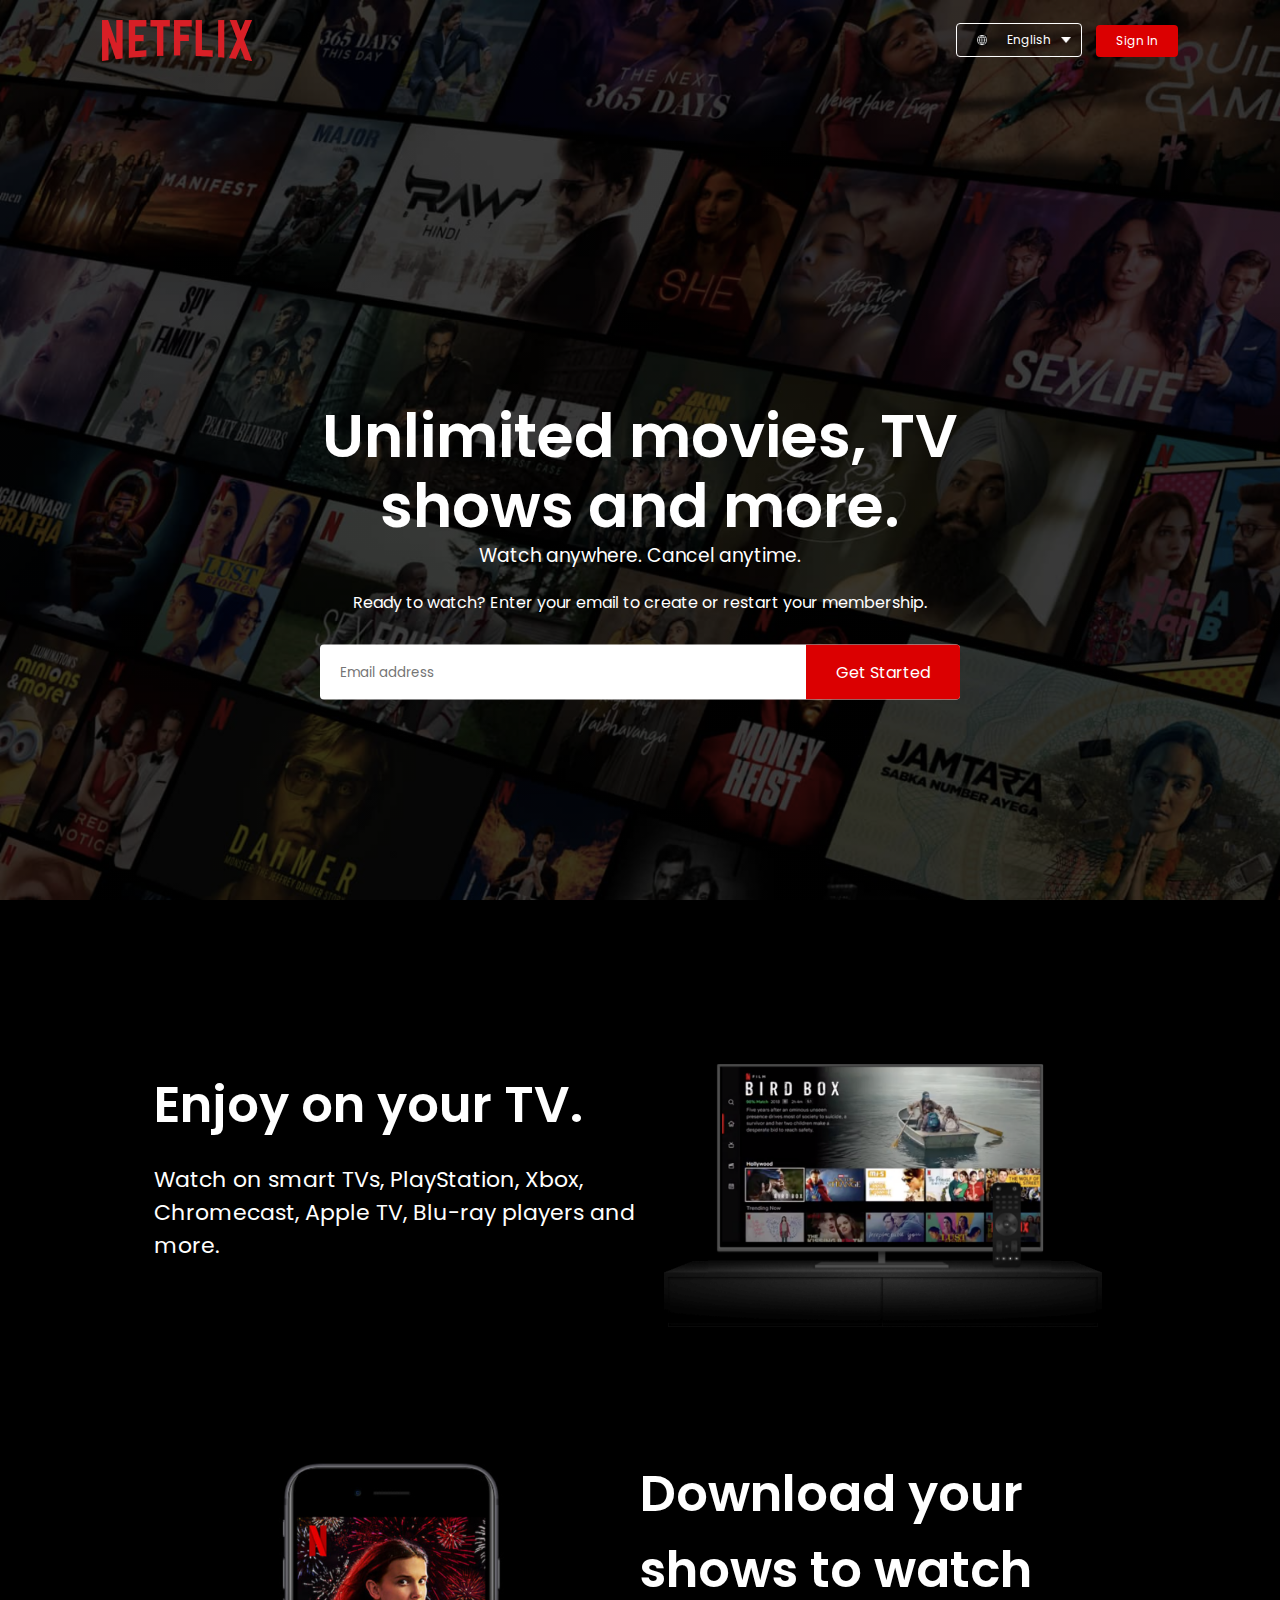
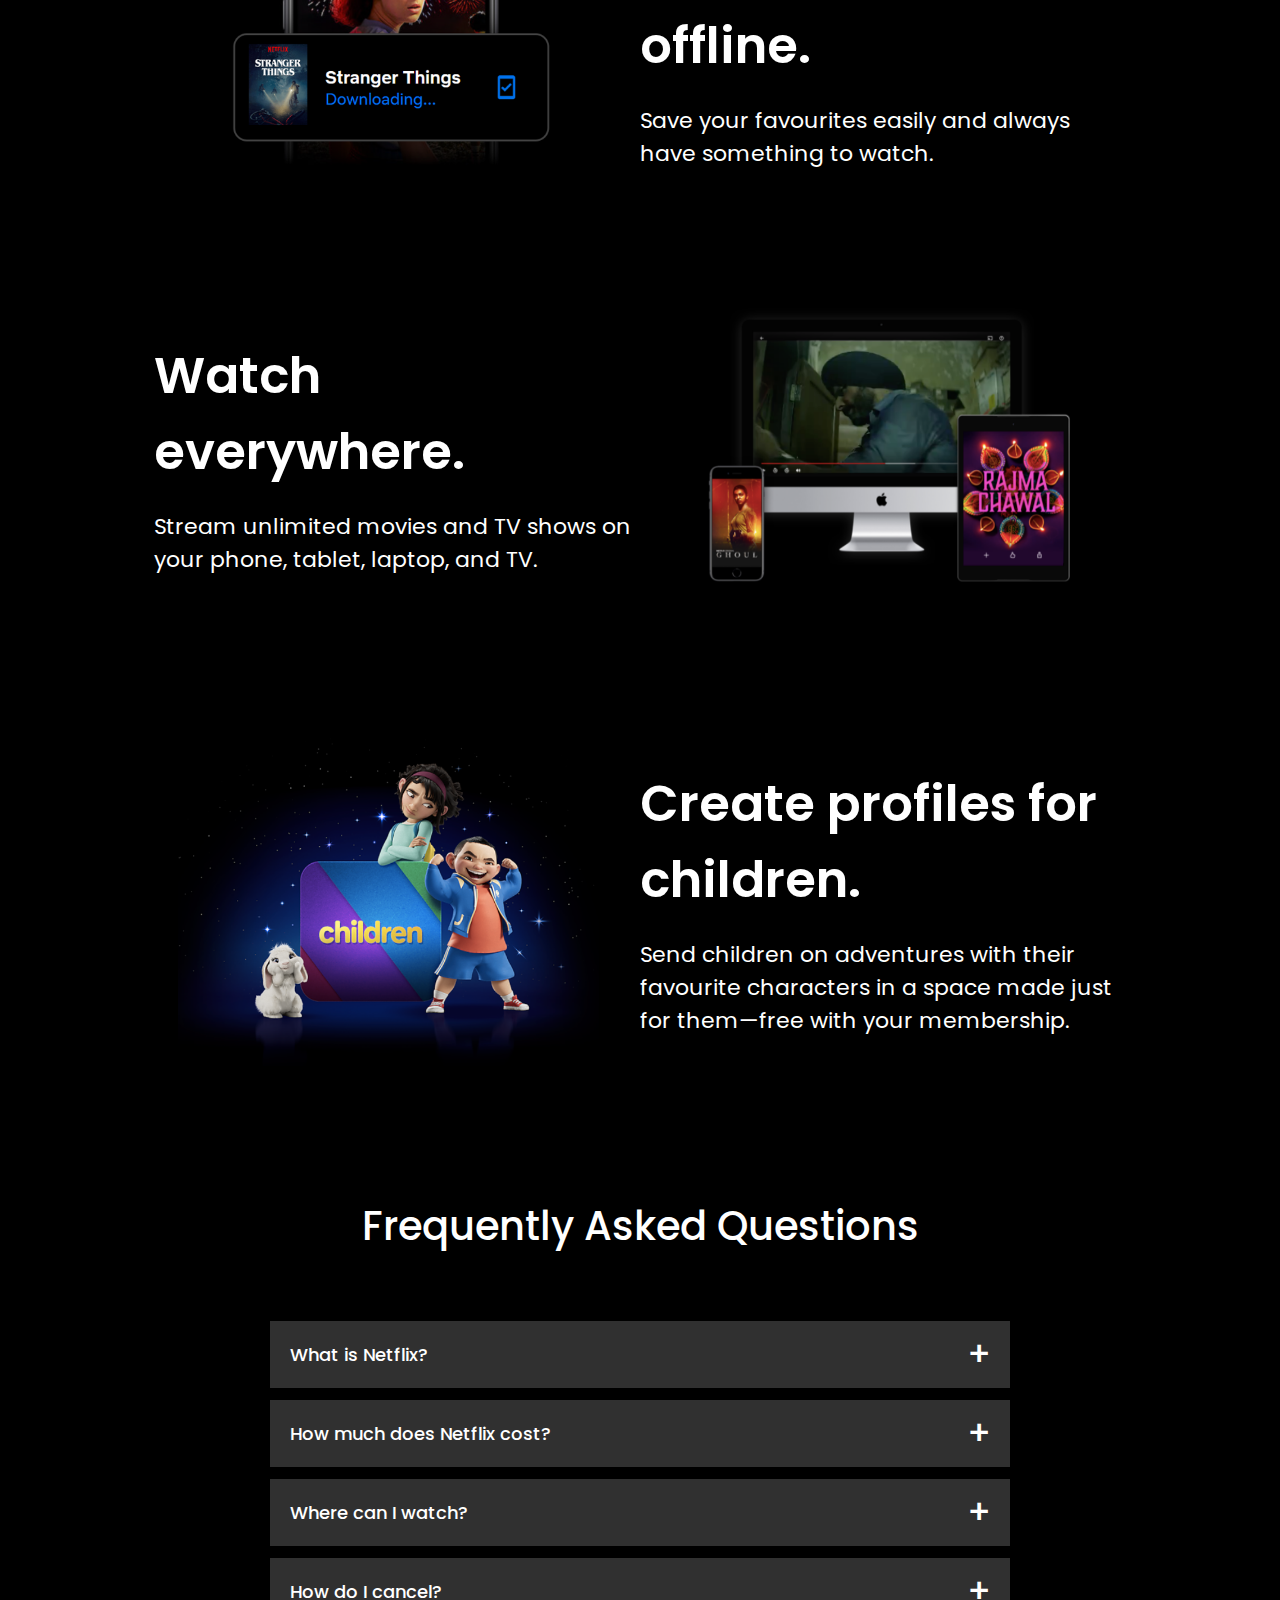
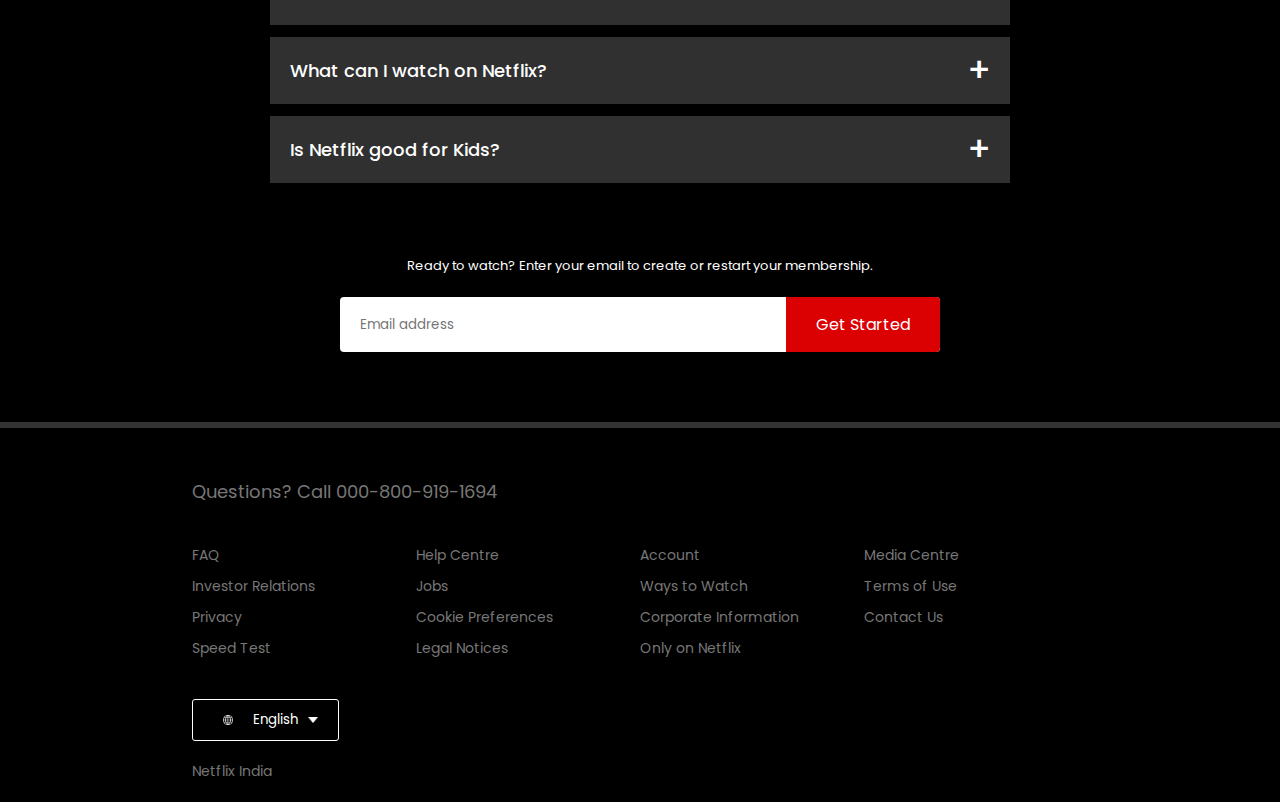
<file: index.html>
<!DOCTYPE html>
<html lang="en">
<head>
    <meta charset="UTF-8">
    <meta http-equiv="X-UA-Compatible" content="IE=edge">
    <meta name="viewport" content="width=device-width, initial-scale=1.0">
    <link rel="shortcut icon" href="./Images/favicon.png" type="image/x-icon">
    <link rel="stylesheet" href="style.css">
    <title>Netflix India - Watch TV Shows Online, Watch Movies Online</title>
</head>
<body>
    <div class="header">
        <nav>
            <img class="logo" src="./Images/logo.png" alt="logo">
            <div>
                <button class="lang-btn"><img class="world" src="./Images/world.png"> English <img src="./Images/down-icon.png"></button>
                <button>Sign In</button>
            </div>
        </nav>

        <div class="header-content">
            <h1>Unlimited movies, TV shows and more.</h1>
            <h3>Watch anywhere. Cancel anytime.</h3>
            <p>Ready to watch? Enter your email to create or restart your membership.</p>
            <form action="#" class="email-signup">
                <input type="email" placeholder="Email address" required>
                <button type="submit">Get Started</button>
            </form>
        </div>
    </div>

    <div class="features">
        <div class="row">
            <div class="text-col">
                <h2>Enjoy on your TV.</h2>
                <p>Watch on smart TVs, PlayStation, Xbox, Chromecast, Apple TV, Blu-ray players and more.</p>
            </div>
            <div class="img-col">
                <img src="./Images/feature-1.png" alt="feature-1">
            </div>
        </div>
        <div class="row">
            <div class="img-col">
                <img src="./Images/feature-2.png" alt="feature-2">
            </div>
            <div class="text-col">
                <h2>Download your shows to watch offline.</h2>
                <p>Save your favourites easily and always have something to watch.</p>
            </div>
        </div>
        <div class="row">
            <div class="text-col">
                <h2>Watch everywhere.</h2>
                <p>Stream unlimited movies and TV shows on your phone, tablet, laptop, and TV.</p>
            </div>
            <div class="img-col">
                <img src="./Images/feature-3.png" alt="feature-3">
            </div>
        </div>
        <div class="row">
            <div class="img-col">
                <img src="./Images/feature-4.png" alt="feature-4">
            </div>
            <div class="text-col">
                <h2>Create profiles for children.</h2>
                <p>Send children on adventures with their favourite characters in a space made just for them—free with your membership.</p>
            </div>
        </div>
    </div>


  
    <div class="faq">
        <h2>Frequently Asked Questions</h2>

        <ul class="accordion">
            <li>
                <input type="radio" name="accordion" id="first">
                <label for="first">What is Netflix?</label>
                <div class="content">
                    <p>Netflix is a streaming service that offers a wide variety of award-winning TV shows, movies, anime, documentaries and more – on thousands of internet-connected devices.<br><br>
                    You can watch as much as you want, whenever you want, without a single ad – all for one low monthly price. There's always something new to discover, and new TV shows and movies are added every week!</p>
                </div>
            </li>
            <li>
                <input type="radio" name="accordion" id="second">
                <label for="second">How much does Netflix cost?</label>
                <div class="content">
                    <p>Watch Netflix on your smartphone, tablet, Smart TV, laptop, or streaming device, all for one fixed monthly fee. Plans range from ₹ 149 to ₹ 649 a month. No extra costs, no contracts.</p>
                </div>
            </li>
            <li>
                <input type="radio" name="accordion" id="third">
                <label for="third">Where can I watch?</label>
                <div class="content">
                    <p>Watch anywhere, anytime. Sign in with your Netflix account to watch instantly on the web at netflix.com from your personal computer or on any internet-connected device that offers the Netflix app, including smart TVs, smartphones, tablets, streaming media players and game consoles.<br><br>
                    You can also download your favourite shows with the iOS, Android, or Windows 10 app. Use downloads to watch while you're on the go and without an internet connection. Take Netflix with you anywhere.</p>
                </div>
            </li>
            <li>
                <input type="radio" name="accordion" id="fourth">
                <label for="fourth">How do I cancel?</label>
                <div class="content">
                    <p>Netflix is flexible. There are no annoying contracts and no commitments. You can easily cancel your account online in two clicks. There are no cancellation fees – start or stop your account anytime.</p>
                </div>
            </li>
            <li>
                <input type="radio" name="accordion" id="fifth">
                <label for="fifth">What can I watch on Netflix?</label>
                <div class="content">
                    <p>Netflix has an extensive library of feature films, documentaries, TV shows, anime, award-winning Netflix originals, and more. Watch as much as you want, anytime you want.</p>
                </div>
            </li>
            <li>
                <input type="radio" name="accordion" id="sixth">
                <label for="sixth">Is Netflix good for Kids?</label>
                <div class="content">
                    <p>The Netflix Kids experience is included in your membership to give parents control while kids enjoy family-friendly TV shows and films in their own space.<br><br>
                    Kids profiles come with PIN-protected parental controls that let you restrict the maturity rating of content kids can watch and block specific titles you don’t want kids to see.</p>
                </div>
            </li>
        </ul>
        
        <small>Ready to watch? Enter your email to create or restart your membership.
        </small>
        
        <form action="#" class="email-signup">
            <input type="email" placeholder="Email address" required>
            <button type="submit">Get Started</button>
        </form>  
    </div>

    <div class="footer">
        <h2>Questions? Call 000-800-919-1694</h2>

        <div class="row">
            <div class="col">
                <a href="#">FAQ</a>
                <a href="#">Investor Relations</a>
                <a href="#">Privacy</a>
                <a href="#">Speed Test</a>
            </div>
            <div class="col">
                <a href="#">Help Centre</a>
                <a href="#">Jobs</a>
                <a href="#">Cookie Preferences</a>
                <a href="#">Legal Notices</a>
            </div>
            <div class="col">
                <a href="#">Account</a>
                <a href="#">Ways to Watch</a>
                <a href="#">Corporate Information</a>
                <a href="#">Only on Netflix</a>
            </div>
            <div class="col">
                <a href="#">Media Centre</a>
                <a href="#">Terms of Use</a>
                <a href="#">Contact Us</a>
            </div>
        </div>

        <button class="lang-btn"><img class="world" src="./Images/world.png"> English <img src="./Images/down-icon.png"></button>

        <p class="copyright-text">Netflix India</p>
    </div>

</body>
</html>
</file>
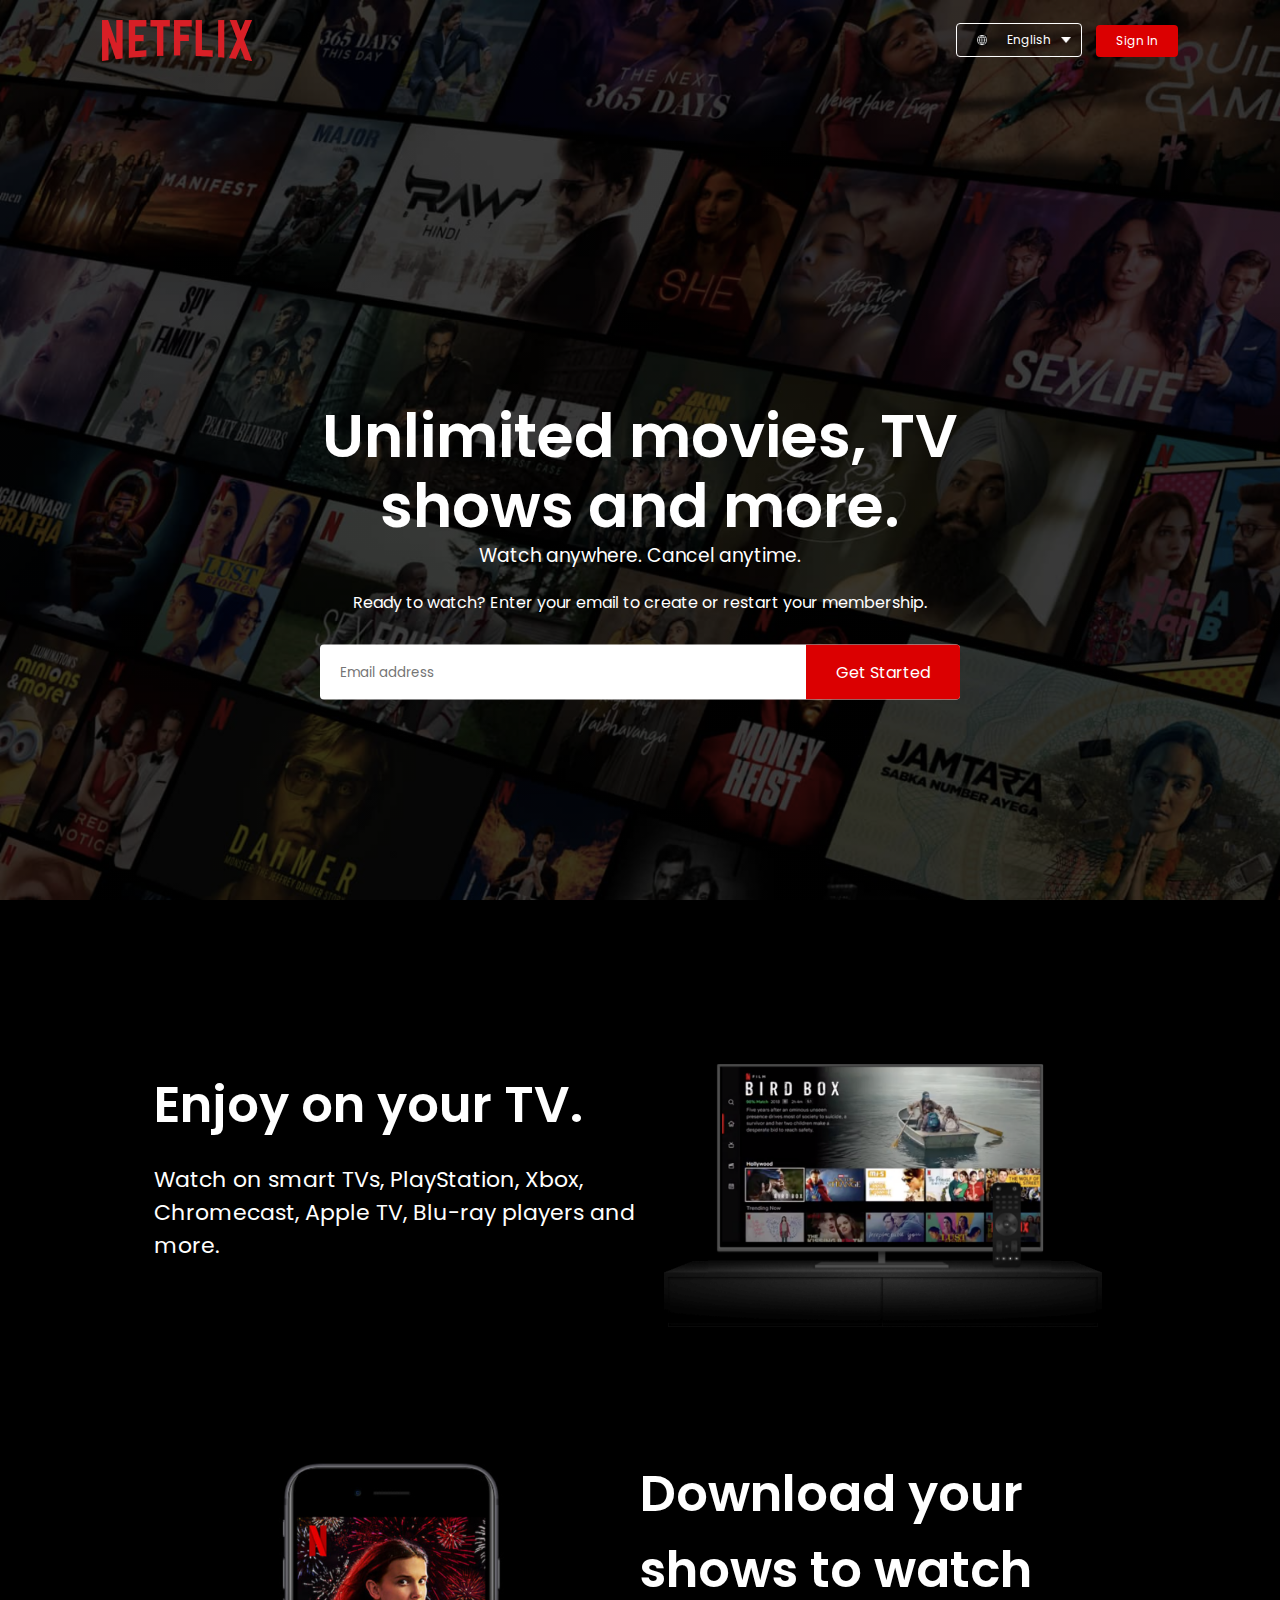
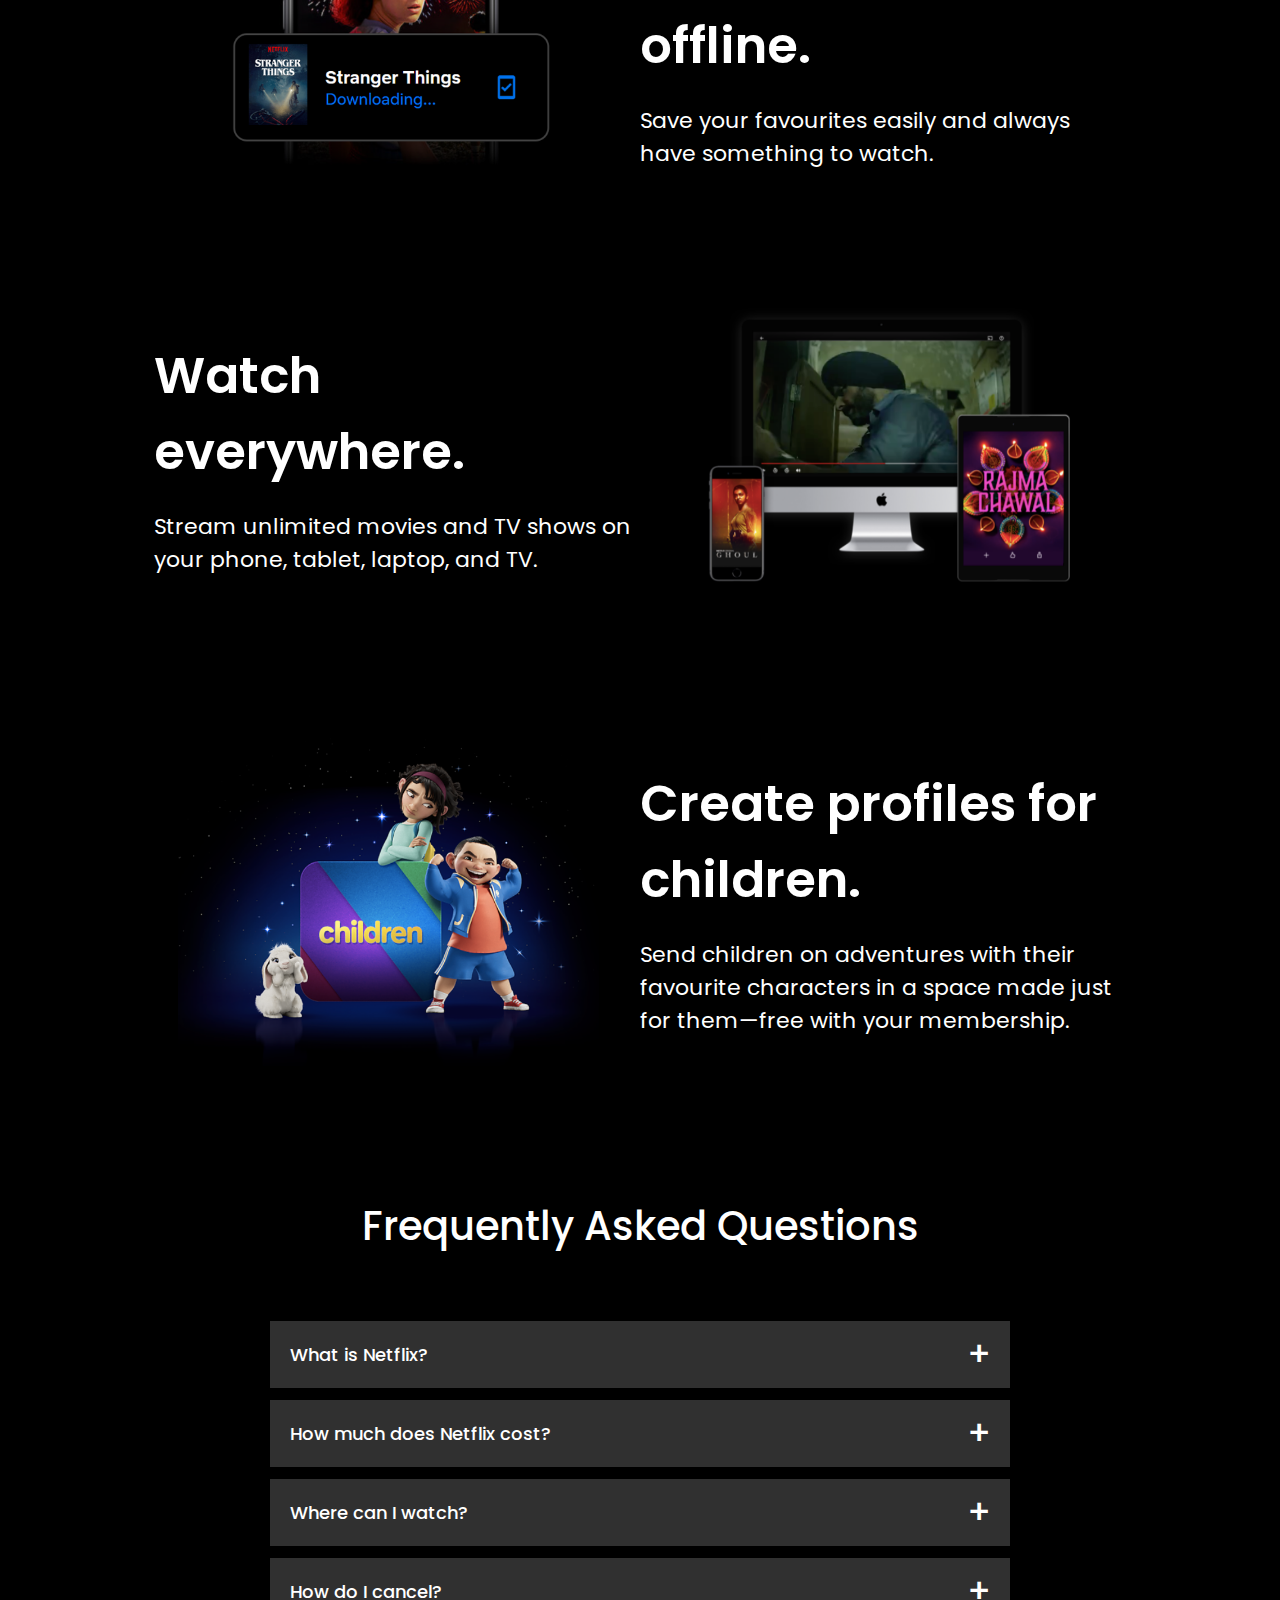
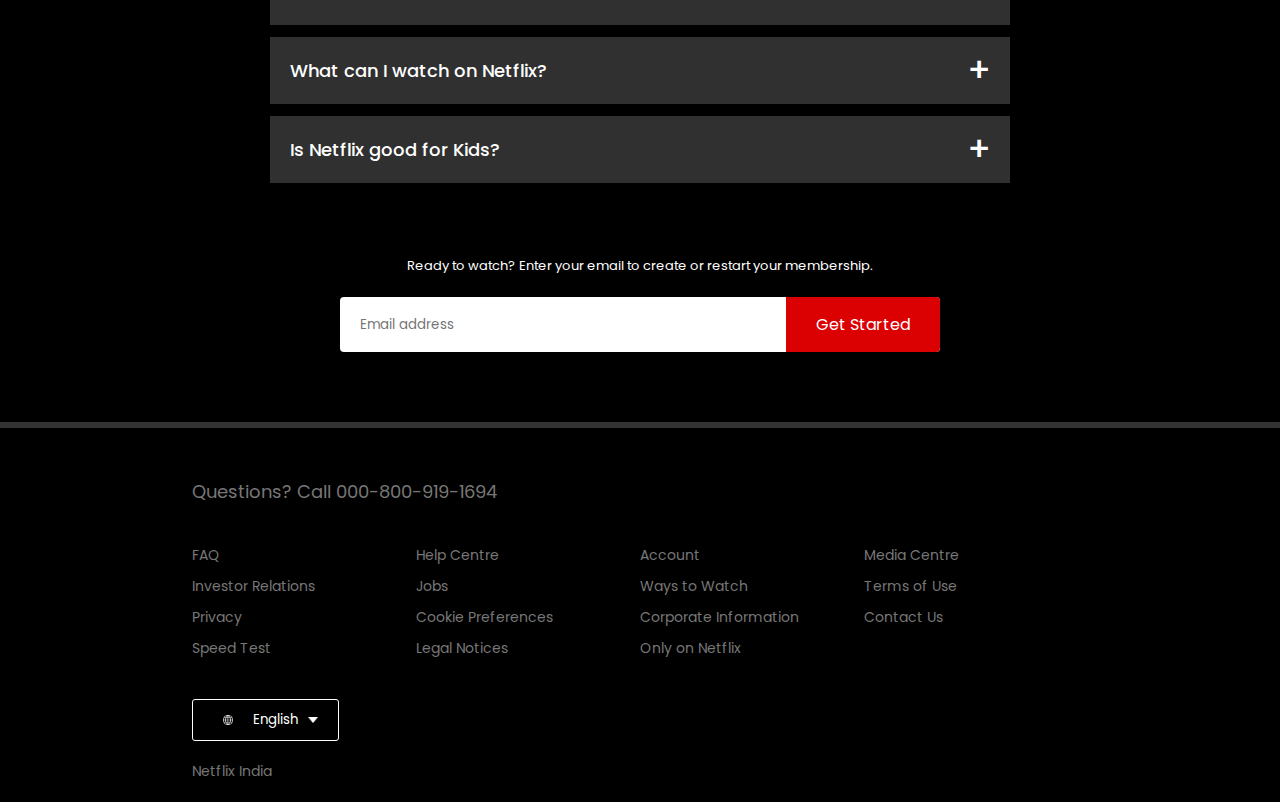
<file: netflix.html>
<!DOCTYPE html>
<html lang="en">
<head>
    <meta charset="UTF-8">
    <meta http-equiv="X-UA-Compatible" content="IE=edge">
    <meta name="viewport" content="width=device-width, initial-scale=1.0">
    <link rel="shortcut icon" href="./Images/favicon.png" type="image/x-icon">
    <link rel="stylesheet" href="style.css">
    <title>Netflix India - Watch TV Shows Online, Watch Movies Online</title>
</head>
<body>
    <div class="header">
        <nav>
            <img class="logo" src="./Images/logo.png" alt="logo">
            <div>
                <button class="lang-btn"><img class="world" src="./Images/world.png"> English <img src="./Images/down-icon.png"></button>
                <button>Sign In</button>
            </div>
        </nav>

        <div class="header-content">
            <h1>Unlimited movies, TV shows and more.</h1>
            <h3>Watch anywhere. Cancel anytime.</h3>
            <p>Ready to watch? Enter your email to create or restart your membership.</p>
            <form action="#" class="email-signup">
                <input type="email" placeholder="Email address" required>
                <button type="submit">Get Started</button>
            </form>
        </div>
    </div>

    <div class="features">
        <div class="row">
            <div class="text-col">
                <h2>Enjoy on your TV.</h2>
                <p>Watch on smart TVs, PlayStation, Xbox, Chromecast, Apple TV, Blu-ray players and more.</p>
            </div>
            <div class="img-col">
                <img src="./Images/feature-1.png" alt="feature-1">
            </div>
        </div>
        <div class="row">
            <div class="img-col">
                <img src="./Images/feature-2.png" alt="feature-2">
            </div>
            <div class="text-col">
                <h2>Download your shows to watch offline.</h2>
                <p>Save your favourites easily and always have something to watch.</p>
            </div>
        </div>
        <div class="row">
            <div class="text-col">
                <h2>Watch everywhere.</h2>
                <p>Stream unlimited movies and TV shows on your phone, tablet, laptop, and TV.</p>
            </div>
            <div class="img-col">
                <img src="./Images/feature-3.png" alt="feature-3">
            </div>
        </div>
        <div class="row">
            <div class="img-col">
                <img src="./Images/feature-4.png" alt="feature-4">
            </div>
            <div class="text-col">
                <h2>Create profiles for children.</h2>
                <p>Send children on adventures with their favourite characters in a space made just for them—free with your membership.</p>
            </div>
        </div>
    </div>


  
    <div class="faq">
        <h2>Frequently Asked Questions</h2>

        <ul class="accordion">
            <li>
                <input type="radio" name="accordion" id="first">
                <label for="first">What is Netflix?</label>
                <div class="content">
                    <p>Netflix is a streaming service that offers a wide variety of award-winning TV shows, movies, anime, documentaries and more – on thousands of internet-connected devices.<br><br>
                    You can watch as much as you want, whenever you want, without a single ad – all for one low monthly price. There's always something new to discover, and new TV shows and movies are added every week!</p>
                </div>
            </li>
            <li>
                <input type="radio" name="accordion" id="second">
                <label for="second">How much does Netflix cost?</label>
                <div class="content">
                    <p>Watch Netflix on your smartphone, tablet, Smart TV, laptop, or streaming device, all for one fixed monthly fee. Plans range from ₹ 149 to ₹ 649 a month. No extra costs, no contracts.</p>
                </div>
            </li>
            <li>
                <input type="radio" name="accordion" id="third">
                <label for="third">Where can I watch?</label>
                <div class="content">
                    <p>Watch anywhere, anytime. Sign in with your Netflix account to watch instantly on the web at netflix.com from your personal computer or on any internet-connected device that offers the Netflix app, including smart TVs, smartphones, tablets, streaming media players and game consoles.<br><br>
                    You can also download your favourite shows with the iOS, Android, or Windows 10 app. Use downloads to watch while you're on the go and without an internet connection. Take Netflix with you anywhere.</p>
                </div>
            </li>
            <li>
                <input type="radio" name="accordion" id="fourth">
                <label for="fourth">How do I cancel?</label>
                <div class="content">
                    <p>Netflix is flexible. There are no annoying contracts and no commitments. You can easily cancel your account online in two clicks. There are no cancellation fees – start or stop your account anytime.</p>
                </div>
            </li>
            <li>
                <input type="radio" name="accordion" id="fifth">
                <label for="fifth">What can I watch on Netflix?</label>
                <div class="content">
                    <p>Netflix has an extensive library of feature films, documentaries, TV shows, anime, award-winning Netflix originals, and more. Watch as much as you want, anytime you want.</p>
                </div>
            </li>
            <li>
                <input type="radio" name="accordion" id="sixth">
                <label for="sixth">Is Netflix good for Kids?</label>
                <div class="content">
                    <p>The Netflix Kids experience is included in your membership to give parents control while kids enjoy family-friendly TV shows and films in their own space.<br><br>
                    Kids profiles come with PIN-protected parental controls that let you restrict the maturity rating of content kids can watch and block specific titles you don’t want kids to see.</p>
                </div>
            </li>
        </ul>
        
        <small>Ready to watch? Enter your email to create or restart your membership.
        </small>
        
        <form action="#" class="email-signup">
            <input type="email" placeholder="Email address" required>
            <button type="submit">Get Started</button>
        </form>  
    </div>

    <div class="footer">
        <h2>Questions? Call 000-800-919-1694</h2>

        <div class="row">
            <div class="col">
                <a href="#">FAQ</a>
                <a href="#">Investor Relations</a>
                <a href="#">Privacy</a>
                <a href="#">Speed Test</a>
            </div>
            <div class="col">
                <a href="#">Help Centre</a>
                <a href="#">Jobs</a>
                <a href="#">Cookie Preferences</a>
                <a href="#">Legal Notices</a>
            </div>
            <div class="col">
                <a href="#">Account</a>
                <a href="#">Ways to Watch</a>
                <a href="#">Corporate Information</a>
                <a href="#">Only on Netflix</a>
            </div>
            <div class="col">
                <a href="#">Media Centre</a>
                <a href="#">Terms of Use</a>
                <a href="#">Contact Us</a>
            </div>
        </div>

        <button class="lang-btn"><img class="world" src="./Images/world.png"> English <img src="./Images/down-icon.png"></button>

        <p class="copyright-text">Netflix India</p>
    </div>

</body>
</html>
</file>
<file: style.css>
@import url("https://fonts.googleapis.com/css2?family=Poppins:wght@500;700;800&display=swap");

* {
    margin: 0;
    padding: 0;
    box-sizing: border-box;
    font-family: 'Poppins', sans-serif;
}

body {
    background-color: #000;
    color: #fff;
}

.header {
    width: 100%;
    height: 100vh;
    background-image: linear-gradient(rgba(0,0,0,0.7),rgba(0,0,0,0.7)), url(./Images/header-image.png);
    background-size: cover;
    background-position: center;
    padding: 10px 8%;
    position: relative;
}

nav {
    display: flex;
    align-items: center;
    justify-content: space-between;
    padding: 10px 0;
}

.logo {
    width: 150px;
    cursor: pointer;
}

nav button {
    border: none;
    outline: none;
    background-color: #db0001;
    color: #fff;
    padding: 7px 20px;
    font-size: 12px;
    border-radius: 4px;
    margin-left: 10px;
    cursor: pointer;
}

.lang-btn {
    display: inline-flex;
    align-items: center;
    background: transparent;
    border: 1px solid #fff;
    padding: 7px 10px;
}

.lang-btn img {
    width: 10px;
    margin-left: 10px;
} 

.world {
    color: #fff;
    width: 20px;
    margin-right: 20px;
    
}

.header-content {
    position: absolute;
    top: 50%;
    left: 50%;
    transform: translate(-50%,-50%);
    text-align: center;
    margin-top: 100px;
}

.header-content h1 {
    font-size: 60px;
    line-height: 70px;
    font-weight: 600;
    max-width: 650px;
}

.header-content h3 {
    font-weight: 400;
    margin-bottom: 20px;
}

.email-signup {
    background: #fff;
    border-radius: 4px;
    display: flex;
    align-items: center;
    margin-top: 30px;
    overflow: hidden;
}

.email-signup input {
    flex: 1;
    border: 0;
    outline: 0;
    margin-left: 20px;
}

.email-signup button {
    background-color: #db0001;
    border: none;
    outline: none;
    color: #fff;
    font-size: 16px;
    cursor: pointer;
    padding: 15px 30px;
}


.features {
    padding: 50px 12%;
    font-size: 22px;
}

.row {
    display: flex;
    align-items: center;
    width: 100%;
    flex-wrap: wrap;
    padding: 50px 0;
}

.text-col, .img-col {
    flex-basis: 50%;
    margin-bottom: 20px;
}

.img-col img {
    display: block;
    width: 90%;
    margin: auto;
}

.features h2 {
    font-size: 50px;
    font-weight: 600;
    margin-bottom: 20px;
}

.faq {
    padding: 10px 12%;
    text-align: center;
    font-size: 18px;
}

.faq h2 {
    font-size: 40px;
    font-weight: 500;
}

.accordion {
    margin: 60px auto;
    width: 100%;
    max-width: 750px;
}

.accordion li {
    list-style: none;
    width: 100%;
    padding: 5px;
}

.accordion li label {
    display: flex;
    align-items: center;
    padding: 20px;
    font-size: 18px;
    font-weight: 500;
    background-color: #303030;
    margin-bottom: 2px;
    cursor: pointer;
    position: relative;
}

label::after {
    content: '+';
    font-size: 34px;
    position: absolute;
    right: 20px;
    transition: transform 0.5s;
}

input[type="radio"] {
    display: none;
}

.accordion .content {
    background-color: #303030;
    text-align: left;
    padding: 0 20px;
    max-height: 0;
    overflow: hidden;
    transition: max-height 0.5s, padding 0.5s;
}

.accordion input[type="radio"]:checked + label + .content {
    max-height: 600px;
    padding: 30px 20px;
}

.accordion input[type="radio"]:checked + label::after {
    transform: rotate(135deg);
}

.faq small {
    font-size: 13px;
}

.faq .email-signup {
    max-width: 600px;
    margin: 20px auto 60px;
}


.footer {
    padding: 50px 15% 10px;
    border-top: 6px solid #333;
    color: #777;
}

.footer h2 {
    font-size: 18px;
    font-weight: 400;
    margin-bottom: 30px;
}

.footer .col {
    flex-basis: 25%;
    flex-grow: 1;
    margin-bottom: 20px;
}

.footer .col a {
    display: block;
    color: #777;
    font-size: 14px;
    margin-bottom: 10px;
    text-decoration: none;
}

.footer .row {
    align-items: flex-start;
    padding: 10px 0px;
}

.footer .lang-btn {
    color: #fff;
    padding: 10px 20px;
    border-radius: 3px;
}

.copyright-text {
    font-size: 14px;
    margin-top: 20px;
    margin-bottom: 10px;
}



@media only screen and (max-width: 600px) {
    .logo {
        width: 100px;
    }

    nav button {
        padding: 5px 10px;
    }

    nav .lang-btn {
        padding: 4px 8px;
    }

    .header-content {
        position: unset;
        transform: none;
        padding-top: 150px;
    }

    .header-content h1 {
        font-size: 30px;
    }

    .email-signup button {
        font-size: 12px;
        padding: 10px 15px;
    }

    .text-col, .img-col {
        flex-basis: 100%;
    }

    .features h2 {
        font-size: 30px;
    }

    .features p {
        font-size: 15px;
    }

    .row:nth-child(2), .row:nth-child(4) {
        flex-direction: column-reverse;
    }

    .features .row {
        padding: 10px 0;
    }

    .faq h2 {
        font-size: 20px;
    }

    .accordion .content {
        font-size: 14px;
    }

    .accordion li label {
        padding: 10px;
        font-size: 14px;
    }

    label::after {
        font-size: 22px;
    }
}
</file>
